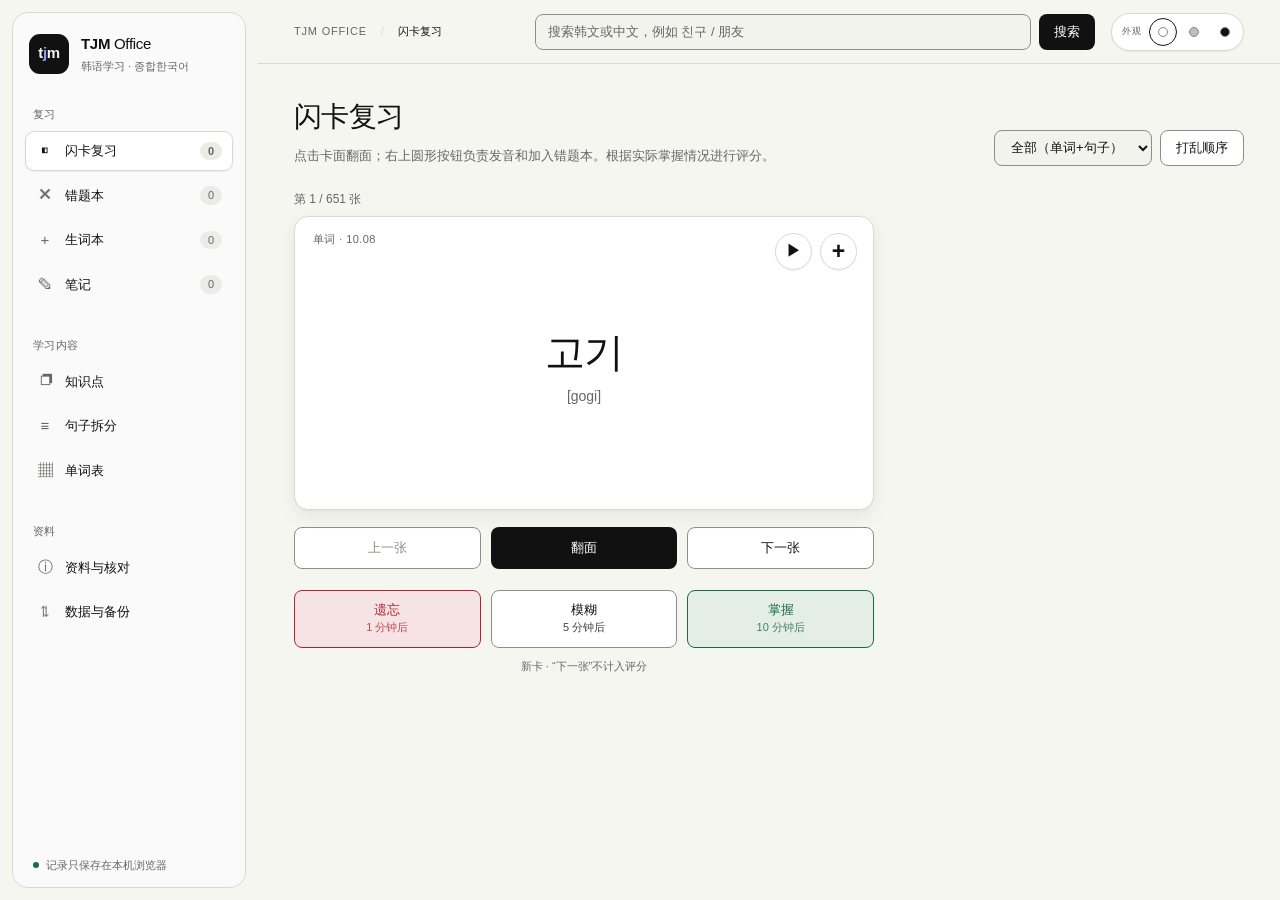
<file: index.html>
<!DOCTYPE html>
<html lang="zh-CN">
<head>
  <meta charset="UTF-8">
  <meta name="viewport" content="width=device-width, initial-scale=1, viewport-fit=cover">
  <meta name="theme-color" content="#F6F6F1" media="(prefers-color-scheme: light)">
  <meta name="theme-color" content="#181817" media="(prefers-color-scheme: dark)">
  <meta name="description" content="韩语单词闪卡、逐词拆分句子、错题本与生词本。">
  <title>TJM 韩语学习 · Korean Study</title>
  <link rel="stylesheet" href="style.css">
  <link rel="stylesheet" href="knowledge.css">
  <link rel="stylesheet" href="update-2026-11-18.css">
</head>
<body>
  <script>try {document.body.dataset.theme = ['white','gray','black'].find(t => t === localStorage.getItem('tjm-theme')) || 'white';} catch(e) {document.body.dataset.theme='white';}</script>
  <aside class="sidebar" aria-label="韩语学习导航">
    <a class="brand" href="#" data-view="flash" aria-label="TJM 韩语学习">
      <span class="brand-icon">t<span>j</span>m</span>
      <div><b>TJM <span>Office</span></b><small>韩语学习 · 종합한국어</small></div>
    </a>
    <div class="workspace-label">复习</div>
    <nav class="nav-group-list">
      <a class="nav active" data-view="flash"><span aria-hidden="true">◧</span>闪卡复习<small id="dueCount" title="今日待复习">0</small></a>
      <a class="nav" data-view="wrong"><span aria-hidden="true">✕</span>错题本<small id="wrongCount">0</small></a>
      <a class="nav" data-view="vocab"><span aria-hidden="true">+</span>生词本<small id="vocabCount">0</small></a>
      <a class="nav" data-view="notes"><span aria-hidden="true">✎</span>笔记<small id="notesCount">0</small></a>
    </nav>
    <div class="workspace-label">学习内容</div>
    <nav class="nav-group-list">
      <a class="nav" data-view="knowledge"><span aria-hidden="true">❐</span>知识点</a>
      <a class="nav" data-view="sentences"><span aria-hidden="true">≡</span>句子拆分</a>
      <a class="nav" data-view="words"><span aria-hidden="true">▦</span>单词表</a>
    </nav>
    <div class="workspace-label">资料</div>
    <nav class="nav-group-list">
      <a class="nav" data-view="reference"><span aria-hidden="true">ⓘ</span>资料与核对</a>
      <a class="nav" data-view="backup"><span aria-hidden="true">⇅</span>数据与备份</a>
    </nav>
    <div class="sidebar-bottom"><span class="dot" aria-hidden="true"></span><span>记录只保存在本机浏览器</span></div>
  </aside>
  <div class="workspace">
    <header class="topbar">
      <div class="crumb">TJM OFFICE <span>/</span> <b id="crumbView">闪卡复习</b></div>
      <form class="search" id="searchForm" role="search">
        <input id="searchInput" type="search" placeholder="搜索韩文或中文，例如 친구 / 朋友" autocomplete="off" aria-label="搜索韩文或中文">
        <button class="primary" type="submit">搜索</button>
      </form>
      <div class="theme-control" role="group" aria-label="外观">
        <span>外观</span>
        <div class="theme-options">
          <button type="button" data-theme-choice="white" aria-label="白"><i></i><span class="theme-name">白</span></button>
          <button type="button" data-theme-choice="gray" aria-label="灰"><i></i><span class="theme-name">灰</span></button>
          <button type="button" data-theme-choice="black" aria-label="黑"><i></i><span class="theme-name">黑</span></button>
        </div>
      </div>
    </header>
    <main id="main"></main>
  </div>
  <div id="toast" class="toast" role="status" aria-live="polite"></div>
  <div id="noteBar" class="note-bar" role="toolbar" aria-label="笔记" hidden></div>
  <dialog id="noteDialog" class="note-dialog" aria-label="批注">
    <form method="dialog">
      <h2>批注</h2><blockquote></blockquote>
      <textarea rows="4" placeholder="写下你的理解、疑问或记忆方法" aria-label="批注内容"></textarea>
      <div class="dialog-actions"><button class="btn" value="cancel">取消</button><button class="btn primary" value="save">保存</button></div>
    </form>
  </dialog>
  <script src="vendor/ts-fsrs-6.0.0.umd.js"></script>
  <script src="data.js"></script>
  <script src="data-handbook.js"></script>
  <script src="lesson-1118.js"></script>
  <script src="knowledge.js"></script>
  <script src="app.js"></script>
  <script src="notes.js"></script>
  <script src="update-2026-11-18.js"></script>
</body>
</html>
</file>
<file: style.css>
/* TJM Office 办公类应用外观：沿用简历与岗位助手的白 / 灰 / 黑语义 Token（存储键 tjm-theme）。
   表面不透明，不用磨砂玻璃；蓝色只给焦点和标志里的 j。 */
:root { --ui-accent: #3157FF; --ui-brand-j: #8EA4FF; --ui-raise: 0 1px 2px #0000000f; --ui-shadow: 0 8px 28px #0000001f;
  --ui-card-shadow: 0 1px 2px #0000000a, 0 6px 18px #00000012; --ui-card-shadow-hover: 0 2px 4px #0000000d, 0 10px 26px #0000001a;
  font-family: -apple-system, BlinkMacSystemFont, Arial, "PingFang SC", "Apple SD Gothic Neo", "Noto Sans KR", "Microsoft YaHei", sans-serif;
  font-synthesis: none; }
body, body[data-theme="white"] { color-scheme: light;
  --ui-bg: #F6F6F1; --ui-panel: #FAFAFA; --ui-elevated: #FFFFFF; --ui-input: #F3F3EE; --ui-hover: #EDEDE8;
  --ui-text: #111111; --ui-text-secondary: #666664; --ui-divider: #D9D9D4; --ui-control-border: #8E8E89;
  --ui-primary: #111111; --ui-primary-hover: #333333; --ui-on-primary: #FFFFFF; --ui-rail: #111111; --ui-on-rail: #F6F6F1;
  --ui-badge: #ECECE7; --ui-danger: #B42332; --ui-danger-bg: #F6E4E4; --ui-success: #1A6B45; --ui-success-bg: #E4EEE6;
  --ui-warning: #865200; --ui-warning-bg: #F3EBDA; --ui-disabled: #8C8C88; }
body[data-theme="gray"] {
  --ui-bg: #D4D4D0; --ui-panel: #D7D7D3; --ui-elevated: #E0E0DC; --ui-input: #E8E8E4; --ui-hover: #C8C8C4;
  --ui-text: #151515; --ui-text-secondary: #4E4E4C; --ui-divider: #B9B9B5; --ui-control-border: #767672;
  --ui-badge: #C8C8C4; --ui-danger-bg: #E2CFCF; --ui-success-bg: #CFDDD2; --ui-warning-bg: #E2D6BF; --ui-disabled: #767672;
  --ui-raise: 0 1px 2px #00000014; --ui-card-shadow: 0 1px 2px #00000012, 0 6px 18px #0000001c; --ui-card-shadow-hover: 0 2px 4px #00000014, 0 10px 26px #00000026; }
body[data-theme="black"] { color-scheme: dark;
  --ui-bg: #181817; --ui-panel: #0E0E0E; --ui-elevated: #20201F; --ui-input: #2A2A28; --ui-hover: #2E2E2C;
  --ui-text: #F0F0ED; --ui-text-secondary: #AAA9A4; --ui-divider: #3F3F3C; --ui-control-border: #73736F;
  --ui-primary: #F0F0ED; --ui-primary-hover: #D6D6D2; --ui-on-primary: #111111; --ui-rail: #F0F0ED; --ui-on-rail: #111111;
  --ui-accent: #8EA4FF; --ui-brand-j: #3157FF; --ui-badge: #2E2E2C;
  --ui-danger: #FF9AA6; --ui-danger-bg: #3A2226; --ui-success: #89D6AA; --ui-success-bg: #1E3329;
  --ui-warning: #F3C979; --ui-warning-bg: #3A3022; --ui-disabled: #777773;
  --ui-raise: 0 1px 2px #00000040; --ui-shadow: 0 8px 28px #00000066;
  --ui-card-shadow: 0 1px 2px #00000059, 0 8px 22px #00000066; --ui-card-shadow-hover: 0 2px 4px #00000066, 0 12px 30px #00000080; }

* { box-sizing: border-box; }
body { margin: 0; color: var(--ui-text); background: var(--ui-bg); font-size: 13px; line-height: 1.5; }
button, input, select { font: inherit; color: inherit; }
button, a { cursor: pointer; -webkit-tap-highlight-color: transparent; touch-action: manipulation; }
button:focus-visible, a:focus-visible, input:focus-visible, select:focus-visible, .chunk:focus-visible {
  outline: 2px solid var(--ui-accent); outline-offset: 2px; }
h1, h2, h3, h4, p { margin-top: 0; }
input, select { min-height: 36px; padding: 0 12px; border: 1px solid var(--ui-control-border); border-radius: 8px; background: var(--ui-input); }
input::placeholder { color: var(--ui-text-secondary); }

/* 左侧栏 */
.sidebar { position: fixed; z-index: 2; top: 12px; bottom: 12px; left: 12px; width: 234px; display: flex; flex-direction: column;
  padding: 16px 12px 14px; overflow-y: auto; background: var(--ui-panel); border: 1px solid var(--ui-divider); border-radius: 16px; }
.brand { display: flex; align-items: center; gap: 12px; padding: 4px; color: var(--ui-text); text-decoration: none; }
.brand-icon { display: grid; place-items: center; flex: none; width: 40px; height: 40px; border-radius: 11px;
  background: var(--ui-rail); color: var(--ui-on-rail); font-size: 15px; font-weight: 700; letter-spacing: -.3px; }
.brand-icon span { display: contents; color: var(--ui-brand-j); }
.brand b { font-size: 15px; font-weight: 600; letter-spacing: -.3px; }
.brand b span { font-weight: 400; }
.brand small { display: block; margin-top: 2px; font-size: 11px; color: var(--ui-text-secondary); }
.workspace-label { margin: 28px 8px 8px; font-size: 11px; letter-spacing: .4px; color: var(--ui-text-secondary); }
.nav { display: flex; align-items: center; gap: 11px; min-height: 38px; margin-bottom: 4px; padding: 8px 10px;
  border: 1px solid transparent; border-radius: 9px; color: var(--ui-text); font-size: 13px; text-decoration: none; transition: background-color 90ms; }
.nav > span { width: 18px; text-align: center; font-size: 15px; color: var(--ui-text-secondary); }
.nav > small { min-width: 22px; margin-left: auto; padding: 1px 6px; border-radius: 10px; background: var(--ui-badge);
  color: var(--ui-text-secondary); font-size: 11px; text-align: center; font-variant-numeric: tabular-nums; }
.nav:hover { background: var(--ui-hover); }
.nav.active { background: var(--ui-elevated); border-color: var(--ui-divider); box-shadow: var(--ui-raise); font-weight: 600; }
.nav.active > span { color: var(--ui-text); }
.sidebar-bottom { display: flex; align-items: center; gap: 7px; margin: auto 8px 0; padding-top: 16px; font-size: 11px; color: var(--ui-text-secondary); }
.dot { width: 6px; height: 6px; border-radius: 50%; background: var(--ui-success); flex: none; }

/* 顶栏 */
.workspace { min-width: 0; margin-left: 258px; overflow-x: clip; }
.topbar { position: sticky; z-index: 1; top: 0; display: flex; align-items: center; gap: 16px; height: 64px; padding: 0 36px;
  background: var(--ui-bg); border-bottom: 1px solid var(--ui-divider); }
.crumb { flex: none; font-size: 11px; letter-spacing: .8px; color: var(--ui-text-secondary); white-space: nowrap; }
.crumb span { margin: 0 10px; color: var(--ui-divider); }
.crumb b { font-weight: 500; color: var(--ui-text); letter-spacing: 0; }
.search { flex: 1; display: flex; gap: 8px; max-width: 560px; margin-left: auto; }
.search input { flex: 1; min-width: 0; }
.theme-control { display: flex; align-items: center; gap: 7px; flex: none; padding: 4px 4px 4px 10px;
  border: 1px solid var(--ui-divider); border-radius: 999px; background: var(--ui-elevated); box-shadow: var(--ui-raise); }
.theme-control > span { font-size: 9px; letter-spacing: .12em; color: var(--ui-text-secondary); }
.theme-options { display: flex; gap: 3px; }
.theme-options button { display: grid; place-items: center; width: 28px; height: 28px; padding: 0; border: 1px solid transparent;
  border-radius: 999px; background: transparent; transition: border-color 90ms; }
.theme-options button:hover, .theme-options button.active { border-color: var(--ui-text); }
.theme-options i { width: 10px; height: 10px; border: 1px solid #888; border-radius: 50%; }
[data-theme-choice="white"] i { background: #fff; } [data-theme-choice="gray"] i { background: #bdbdbd; } [data-theme-choice="black"] i { background: #111; }
.theme-name { position: absolute; width: 1px; height: 1px; overflow: hidden; clip: rect(0 0 0 0); white-space: nowrap; }

main { max-width: 1240px; margin: 0 auto; padding: 32px 36px 40px; }
/* 页面层级：页标题（h1 + 说明 + 本页操作）→ 分组（组标题 + 数量）→ 卡片 */
.page-head { display: flex; justify-content: space-between; align-items: flex-end; gap: 18px; margin-bottom: 24px; }
.page-head h1 { display: flex; align-items: center; gap: 10px; margin-bottom: 8px; font-size: 28px; font-weight: 500; letter-spacing: -.7px; }
.page-head p { max-width: 640px; margin: 0; font-size: 13px; color: var(--ui-text-secondary); }
.page-actions { display: flex; flex-wrap: wrap; gap: 8px; flex: none; }
.count { padding: 2px 8px; border-radius: 10px; background: var(--ui-badge); color: var(--ui-text-secondary);
  font-size: 11px; font-weight: 500; letter-spacing: 0; font-variant-numeric: tabular-nums; }
.group { margin-bottom: 32px; }
.group-head { display: flex; align-items: center; gap: 10px; margin-bottom: 12px; }
.group-head h2 { margin: 0; font-size: 15px; font-weight: 600; }

.stat-grid { display: grid; grid-template-columns: repeat(auto-fill, minmax(150px, 1fr)); gap: 10px; margin-bottom: 14px; }
.stat-card { display: flex; flex-direction: column-reverse; gap: 4px; padding: 16px 18px; background: var(--ui-elevated);
  border: 1px solid var(--ui-divider); border-radius: 14px; box-shadow: var(--ui-card-shadow); }
.stat-card strong { font-size: 34px; font-weight: 400; line-height: 1; letter-spacing: -1px; font-variant-numeric: tabular-nums; }
.stat-card span { font-size: 12px; color: var(--ui-text-secondary); }

/* 按钮与工具条 */
.primary, .btn { min-height: 36px; padding: 0 15px; border-radius: 8px; font-size: 13px; font-weight: 500; white-space: nowrap;
  transition: background-color 90ms; }
.primary, .btn.primary { border: 0; background: var(--ui-primary); color: var(--ui-on-primary); }
.primary:hover, .btn.primary:hover { background: var(--ui-primary-hover); }
.btn { border: 1px solid var(--ui-control-border); background: var(--ui-elevated); }
.btn:hover { background: var(--ui-hover); }
.btn:disabled { color: var(--ui-disabled); cursor: not-allowed; }
.btn.good { border-color: var(--ui-success); background: var(--ui-success-bg); color: var(--ui-success); }
.btn.bad { border-color: var(--ui-danger); background: var(--ui-danger-bg); color: var(--ui-danger); }
.toolbar { display: flex; flex-wrap: wrap; align-items: center; gap: 8px; margin-bottom: 18px; }
.hint { font-size: 12px; color: var(--ui-text-secondary); }
.empty { padding: 48px 0; text-align: center; color: var(--ui-text-secondary); }
.icon-btn { display: inline-grid; place-items: center; width: 30px; height: 30px; padding: 0; border: 1px solid var(--ui-divider);
  border-radius: 8px; background: var(--ui-elevated); font-size: 12px; line-height: 1; vertical-align: middle; transition: background-color 90ms; }
.icon-btn:hover { background: var(--ui-hover); }
.icon-btn.on { border-color: var(--ui-primary); background: var(--ui-primary); color: var(--ui-on-primary); }

/* 闪卡 */
.progress { margin-bottom: 8px; font-size: 12px; color: var(--ui-text-secondary); font-variant-numeric: tabular-nums; }
.card-wrap { width: 620px; max-width: 100%; height: 340px; margin: 0 0 16px; perspective: 1400px; }
.card { position: relative; width: 100%; height: 100%; transform-style: preserve-3d; transition: transform 300ms ease; user-select: none; -webkit-user-select: none; }
.card.flipped { transform: rotateY(180deg); }
.face { position: absolute; inset: 0; display: flex; flex-direction: column; align-items: center; justify-content: center; padding: 40px 28px;
  overflow: auto; background: var(--ui-elevated); border: 1px solid var(--ui-divider); border-radius: 14px; box-shadow: var(--ui-card-shadow);
  text-align: center; cursor: pointer; backface-visibility: hidden; -webkit-backface-visibility: hidden; }
.face.back { transform: rotateY(180deg); }
.face .big { font-size: 46px; font-weight: 500; line-height: 1.25; letter-spacing: -.5px; }
.face .big.sent { font-size: 26px; line-height: 1.55; letter-spacing: 0; }
.face .rom { margin-top: 8px; font-size: 14px; color: var(--ui-text-secondary); }
.face .tag { position: absolute; top: 14px; left: 18px; font-size: 11px; letter-spacing: .4px; color: var(--ui-text-secondary); }
.face .wrong-flag { position: absolute; top: 12px; right: 16px; padding: 2px 8px; border-radius: 6px; background: var(--ui-danger-bg);
  color: var(--ui-danger); font-size: 11px; font-weight: 600; }
.face .tip { position: absolute; bottom: 14px; left: 0; right: 0; font-size: 11px; color: var(--ui-text-secondary); }
.card-actions { max-width: 620px; }
.rate-row { display: grid; grid-template-columns: repeat(4, minmax(0, 1fr)); gap: 8px; max-width: 620px; margin-bottom: 10px; }
.btn.rate { display: flex; flex-direction: column; align-items: center; justify-content: center; gap: 1px; min-height: 48px; padding: 4px 6px; line-height: 1.3; }
.btn.rate small { font-size: 11px; font-weight: 400; opacity: .8; }
.card-actions .spacer { flex: 1; }

/* 逐词拆分：韩语 / 横线 / 中文 */
.gloss { display: flex; flex-wrap: wrap; align-items: flex-start; gap: 6px 12px; }
.chunk { display: inline-flex; flex-direction: column; align-items: center; padding: 3px 4px; border-radius: 6px; cursor: pointer; }
.chunk .k { padding: 0 2px 3px; border-bottom: 1.5px solid var(--ui-text); font-size: 22px; white-space: nowrap; }
.chunk .z { padding-top: 4px; font-size: 13px; color: var(--ui-success); white-space: nowrap; }
.chunk:hover { background: var(--ui-hover); }
.chunk.marked { background: var(--ui-warning-bg); box-shadow: inset 0 0 0 1px var(--ui-warning); }
.chunk.marked .z { color: var(--ui-warning); font-weight: 600; }
.face .gloss { justify-content: center; margin-top: 18px; }
.face .chunk { cursor: inherit; }

/* 句子与单词卡 */
.sent-item, .word-card { margin-bottom: 12px; background: var(--ui-elevated); border: 1px solid var(--ui-divider); border-radius: 14px; box-shadow: var(--ui-card-shadow); }
.sent-item { padding: 16px 20px; }
.sent-head { display: flex; justify-content: space-between; align-items: center; gap: 12px; margin-bottom: 10px; font-size: 11px; color: var(--ui-text-secondary); }
.sent-head > span:last-child { display: flex; gap: 6px; flex: none; }
.sent-zh { margin-top: 10px; font-size: 13px; line-height: 1.7; }
.word-card { padding: 24px 26px; }
.wc-top { display: inline-flex; align-items: flex-end; gap: 8px; }
.wc-ko { font-size: 36px; font-weight: 500; line-height: 1.2; letter-spacing: -.5px; }
.wc-actions { display: inline-flex; gap: 6px; transform: translateY(2px); }
.wc-rom { margin-top: 4px; font-size: 13px; color: var(--ui-text-secondary); }
.wc-zh { margin-top: 4px; font-size: 36px; line-height: 1.3; }
.wc-meta { margin-top: 8px; font-size: 11px; color: var(--ui-text-secondary); }
.wc-gap { height: 22px; }
.wc-dash { margin-bottom: 14px; border-top: 2px dashed var(--ui-divider); }
.wc-ex-title { margin-bottom: 10px; font-size: 11px; letter-spacing: .4px; color: var(--ui-text-secondary); }
.wc-ex { margin-bottom: 16px; }
.dict-ex { margin-bottom: 12px; }
.dict-ex-ko { display: flex; align-items: center; gap: 8px; font-size: 17px; }
.dict-ex .sent-zh { margin-top: 2px; color: var(--ui-text-secondary); }
.word-table { display: grid; grid-template-columns: repeat(auto-fill, minmax(220px, 1fr)); gap: 8px; }
.wt-item { display: flex; justify-content: space-between; align-items: center; gap: 10px; padding: 12px 14px; cursor: pointer;
  background: var(--ui-elevated); border: 1px solid var(--ui-divider); border-radius: 10px; box-shadow: var(--ui-card-shadow);
  transition: background-color 90ms, box-shadow 90ms; }
.wt-item:hover { box-shadow: var(--ui-card-shadow-hover); }
.wt-item > div:first-child { min-width: 0; }
.wt-ko { font-size: 19px; font-weight: 500; }
.wt-zh { overflow: hidden; font-size: 12px; color: var(--ui-text-secondary); text-overflow: ellipsis; white-space: nowrap; }
.wt-btns { display: flex; gap: 4px; flex: none; }

.toast { position: fixed; z-index: 10; left: 50%; bottom: calc(32px + env(safe-area-inset-bottom)); transform: translateX(-50%);
  padding: 9px 16px; border-radius: 8px; background: var(--ui-primary); color: var(--ui-on-primary); font-size: 13px;
  box-shadow: var(--ui-shadow); opacity: 0; pointer-events: none; transition: opacity 110ms; }
.toast.show { opacity: 1; }
.toast.has-action { display: flex; align-items: center; gap: 14px; }
.toast.show.has-action { pointer-events: auto; }
.toast-action { min-height: 28px; padding: 0 4px; border: 0; background: none; color: inherit; font-weight: 600;
  text-decoration: underline; text-underline-offset: 3px; }
@media (pointer: coarse) { .toast-action { min-height: 40px; padding: 0 10px; } }

/* 自适应断点与简历与岗位助手一致：1150 / 850 / 640 */
@media (min-width: 1600px) { main { padding-top: 48px; } }
@media (max-width: 1150px) {
  .sidebar { width: 200px; }
  .workspace { margin-left: 224px; }
  .topbar { padding: 0 24px; }
  main { padding: 28px 24px 36px; }
  .theme-control > span { display: none; }
}
@media (max-width: 850px) {
  .sidebar { position: static; width: auto; margin: 10px 10px 0; padding: 12px; overflow: visible; }
  .brand-icon { width: 34px; height: 34px; border-radius: 9px; font-size: 13px; }
  .workspace-label, .sidebar-bottom { display: none; }
  .sidebar { display: flex; flex-direction: row; flex-wrap: wrap; align-items: center; gap: 10px 4px; }
  .brand { width: 100%; }
  .nav-group-list { display: contents; }
  .nav { width: auto; min-width: max-content; min-height: 36px; margin: 0; padding: 7px 11px; gap: 8px; font-size: 12px; }
  .nav > span { width: auto; }
  .workspace { margin-left: 0; }
  .topbar { position: static; height: 56px; }
  .crumb { display: none; }
  .search { margin-left: 0; max-width: none; }
}
@media (max-width: 640px) {
  .sidebar { flex-wrap: nowrap; overflow-x: auto; scrollbar-width: none; }
  .brand { width: auto; padding-right: 8px; }
  .brand div { display: none; }
  .nav > small { display: none; }
  .topbar { flex-wrap: wrap; height: auto; padding: 10px 12px; gap: 8px; }
  .search { flex: 1 1 100%; order: 2; }
  .theme-control { margin-left: auto; }
  .theme-control { padding: 3px; }
  .theme-options button { width: 26px; height: 26px; }
  main { padding: 20px 12px calc(28px + env(safe-area-inset-bottom)); }
  .card-wrap { height: 300px; }
  .face { padding: 36px 16px; }
  .face .big { font-size: 36px; }
  .face .big.sent { font-size: 21px; }
  .card-actions .btn { flex: 1 1 calc(33% - 8px); padding: 0 8px; }
  .card-actions .spacer { display: none; }
  .toolbar select { flex: 1 1 100%; }
  .toolbar .hint { flex-basis: 100%; }
  .page-head { display: block; margin-bottom: 18px; }
  .page-head h1 { font-size: 23px; }
  .page-actions { margin-top: 14px; }
  .page-actions select { flex: 1 1 100%; }
  .sent-item { padding: 14px; }
  .word-card { padding: 18px 16px; }
  .wc-ko, .wc-zh { font-size: 30px; }
  .chunk .k { font-size: 19px; }
  .chunk .z { font-size: 12px; }
  .word-table { grid-template-columns: 1fr; }
}
/* 触屏：点按目标不小于 44px，悬停效果不常驻 */
@media (pointer: coarse) {
  .icon-btn { width: 44px; height: 44px; font-size: 14px; }
  .btn, .primary, .nav, .toolbar select, .search input { min-height: 44px; }
  .theme-options button { width: 36px; height: 36px; }
}
@media (hover: none) { .chunk:not(.marked):hover, .wt-item:hover, .nav:not(.active):hover { background: none; } }
@media (prefers-reduced-motion: reduce) { * { transition: none !important; animation: none !important; scroll-behavior: auto !important; } }
</file>
<file: knowledge.css>
/* 知识点与资料页：handbook.html 原有的组件（表格、提示框、发音图示、逐词释义）换成 TJM Office 的语义 Token。
   类名沿用手册原文，只在 .kb 范围内生效。 */

/* 章节切换与目录 */
.segmented { display: flex; gap: 4px; margin-bottom: 20px; padding: 4px; overflow-x: auto; scrollbar-width: none;
  background: var(--ui-input); border: 1px solid var(--ui-divider); border-radius: 12px; }
.seg { display: flex; align-items: center; gap: 8px; flex: 1 0 auto; justify-content: center; min-height: 36px; padding: 0 14px;
  border: 1px solid transparent; border-radius: 9px; background: none; font-size: 13px; white-space: nowrap; transition: background-color 90ms; }
.seg small { font-size: 11px; color: var(--ui-text-secondary); font-variant-numeric: tabular-nums; }
.seg:hover { background: var(--ui-hover); }
.seg.active { background: var(--ui-elevated); border-color: var(--ui-divider); box-shadow: var(--ui-raise); font-weight: 600; }
.seg.active small { color: var(--ui-text); }
.kb-layout { display: grid; grid-template-columns: minmax(0, 1fr) 220px; gap: 28px; align-items: start; }
.kb-outline { position: sticky; top: 84px; max-height: calc(100dvh - 104px); overflow-y: auto; padding: 4px 0 4px 14px; border-left: 1px solid var(--ui-divider); }
.outline-title { margin-bottom: 8px; font-size: 11px; letter-spacing: .4px; color: var(--ui-text-secondary); }
.kb-outline a { display: block; padding: 5px 0; font-size: 12px; line-height: 1.45; color: var(--ui-text-secondary); text-decoration: none; }
.kb-outline a:hover { color: var(--ui-text); }
.kb-jump { display: none; width: 100%; margin-bottom: 16px; }

/* 正文 */
.kb { min-width: 0; font-size: 13px; line-height: 1.7; }
.kb h3 { scroll-margin-top: 84px; }
.kb-intro { margin-bottom: 16px; }
.kb-intro h2 { margin-bottom: 4px; font-size: 20px; font-weight: 600; letter-spacing: -.3px; }
.kb-intro p { margin: 0; color: var(--ui-text-secondary); }
.kb .card { margin: 0 0 16px; padding: 22px 24px; background: var(--ui-elevated); border: 1px solid var(--ui-divider);
  border-radius: 14px; box-shadow: var(--ui-card-shadow); }
.kb .card h3 { margin-bottom: 14px; font-size: 16px; font-weight: 600; }
.kb .card h4 { margin: 20px 0 8px; font-size: 14px; font-weight: 600; }
.kb .card p { margin: 8px 0; }
.kb .muted { color: var(--ui-text-secondary); }
.kb .small { font-size: 12px; }
.kb .lesson-head { display: flex; justify-content: space-between; align-items: baseline; gap: 12px; margin-bottom: 12px; }
.kb .lesson-head h3 { margin: 0; }
.kb .lesson-date { flex: none; font-size: 11px; color: var(--ui-text-secondary); }
.kb .callout { margin: 14px 0; padding: 12px 15px; border-left: 3px solid var(--ui-control-border); border-radius: 0 10px 10px 0; background: var(--ui-input); }
.kb .callout.warning, .kb .editor-note { border-left-color: var(--ui-warning); background: var(--ui-warning-bg); }
.kb .editor-note { padding: 10px 14px; border-left: 3px solid var(--ui-warning); border-radius: 0 8px 8px 0; font-size: 12px; color: var(--ui-warning); }
.kb .meaning-note { margin: 6px 0 16px; padding: 9px 12px; border-radius: 8px; background: var(--ui-success-bg); color: var(--ui-success); }
.kb .grid2, .kb .grid3, .kb .source-list { display: grid; grid-template-columns: repeat(2, minmax(0, 1fr)); gap: 12px; }
.kb .grid3 { grid-template-columns: repeat(3, minmax(0, 1fr)); }
.kb .mini, .kb .source { padding: 13px 14px; background: var(--ui-input); border: 1px solid var(--ui-divider); border-radius: 10px; }
.kb .mini b, .kb .source b { display: block; margin-bottom: 4px; font-size: 13px; }
.kb .source span { font-size: 11px; color: var(--ui-text-secondary); }
.kb ul.clean, .kb ol.clean { margin: 8px 0; padding-left: 20px; }
.kb .clean li { margin: 5px 0; }
.kb .formula { margin: 12px 0; padding: 12px 15px; border: 1px solid var(--ui-divider); border-radius: 10px; background: var(--ui-input); font-size: 17px; text-align: center; }

/* 表格 */
.kb .table-wrap { margin: 10px 0 16px; overflow: auto; border: 1px solid var(--ui-divider); border-radius: 10px; }
.kb table { width: 100%; border-collapse: collapse; background: var(--ui-elevated); font-size: 13px; }
.kb th { background: var(--ui-input); color: var(--ui-text-secondary); font-size: 11px; font-weight: 600; letter-spacing: .04em; text-align: left; }
.kb th, .kb td { padding: 8px 10px; border-bottom: 1px solid var(--ui-divider); vertical-align: top; }
.kb tr:last-child td { border-bottom: 0; }

/* 韩文：可以点一下发音 */
.kb .ko, .kb .gloss-ko, .kb .pron-word, .kb .pron-out, .kb .step-token, .kb .map-pair b, .kb .map-pair strong, .kb .formula {
  font-family: "Apple SD Gothic Neo", "Noto Sans KR", "Malgun Gothic", sans-serif; }
.kb .ko { font-size: 16px; font-weight: 600; cursor: pointer; }
.kb .ko:hover, .kb .gloss-ko:hover, .kb .pron-word:hover { color: var(--ui-accent); }
.kb .gloss-ko, .kb .pron-word, .kb .pron-out, .kb .step-token, .kb .map-pair b, .kb .map-pair strong { cursor: pointer; }

/* 收音与音变图示 */
.kb .batchim-emphasis { display: inline-block; margin: 0 .05em; padding: 0 .08em; font-size: 1.8em; font-weight: 800; line-height: 1.22; white-space: nowrap;
  font-family: "Apple SD Gothic Neo", "Noto Sans KR", sans-serif; background: linear-gradient(to top, var(--ui-warning-bg) 0 32%, transparent 32%); }
.kb .mini .batchim-emphasis { font-size: 28px; margin: 4px 1px; }
.kb .mapping-block { margin: 14px 0 20px; padding: 18px; background: var(--ui-input); border: 1px solid var(--ui-divider); border-radius: 12px; }
.kb .mapping-caption { margin-bottom: 14px; font-size: 13px; font-weight: 600; }
.kb .map-five, .kb .map-three { display: grid; grid-template-columns: repeat(5, minmax(0, 1fr)); gap: 10px; }
.kb .map-three { grid-template-columns: repeat(3, minmax(0, 1fr)); }
.kb .map-pair { display: flex; flex-direction: column; align-items: center; gap: 6px; padding: 12px 5px; text-align: center;
  background: var(--ui-elevated); border: 1px solid var(--ui-divider); border-radius: 10px; box-shadow: var(--ui-raise); }
.kb .map-pair b, .kb .map-pair strong { font-size: 28px; font-weight: 800; line-height: 1.2; white-space: nowrap; }
.kb .map-pair strong { color: var(--ui-warning); }
.kb .map-pair small { font-size: 11px; color: var(--ui-text-secondary); }
.kb .map-arrow, .kb .flow-arrow { color: var(--ui-text-secondary); font-size: 18px; line-height: 1; }
.kb .rule-two-col { display: grid; grid-template-columns: repeat(3, 1fr); gap: 10px; margin: 10px 0; }
.kb .rule-src-col { padding: 11px 14px; background: var(--ui-elevated); border: 1px solid var(--ui-divider); border-radius: 10px; }
.kb .rule-src-col span { display: block; font-size: 13px; font-weight: 600; }
.kb .rule-src-col small { display: block; margin-top: 4px; font-size: 19px; font-weight: 700; font-family: "Apple SD Gothic Neo", "Noto Sans KR", sans-serif; }
.kb .pron-example-grid { display: grid; grid-template-columns: repeat(auto-fit, minmax(160px, 1fr)); gap: 10px; margin: 12px 0 22px; }
.kb .pron-card { display: flex; justify-content: space-between; align-items: center; gap: 14px; min-width: 0; padding: 13px 15px;
  background: var(--ui-input); border: 1px solid var(--ui-divider); border-radius: 10px; }
.kb .pron-word { font-size: 19px; font-weight: 700; white-space: nowrap; }
.kb .pron-out { font-size: 17px; font-weight: 600; color: var(--ui-success); white-space: nowrap; }
.kb .pron-chain { display: flex; flex-wrap: wrap; align-items: center; row-gap: 18px; margin: 14px 0 24px; padding: 16px;
  background: var(--ui-input); border: 1px solid var(--ui-divider); border-radius: 12px; }
.kb .chain-item { display: inline-flex; align-items: center; min-height: 32px; white-space: nowrap; }
.kb .chain-item:not(:last-of-type)::after { content: '—'; margin: 0 20px; color: var(--ui-text-secondary); font-size: 18px; }
.kb .chain-tail { margin-left: 8px; font-size: 12px; color: var(--ui-text-secondary); }
.kb .pron-pair { display: inline-flex; align-items: baseline; gap: 7px; }
.kb .pron-process { margin: 12px 0 18px; padding: 13px 16px; background: var(--ui-input); border: 1px solid var(--ui-divider); border-radius: 10px; }
.kb .pron-title { display: flex; align-items: baseline; gap: 8px; margin-bottom: 12px; font-weight: 600; }
.kb .steps-row { display: flex; flex-wrap: wrap; align-items: center; gap: 12px; }
.kb .step-token { font-size: 18px; font-weight: 700; }

/* 逐词释义：和句子拆分页一样，韩文 / 横线 / 中文 */
.kb .gloss-line { display: flex; flex-direction: column; gap: 10px; margin: 14px 0 18px; }
.kb .gloss-clause { padding: 10px 14px; background: var(--ui-input); border-left: 3px solid var(--ui-divider); border-radius: 0 10px 10px 0; }
.kb .gloss-words { display: flex; flex-wrap: wrap; align-items: flex-start; gap: 10px 12px; }
.kb .gloss-word { display: inline-flex; flex-direction: column; align-items: center; max-width: 100%; }
.kb .gloss-ko { padding: 0 2px 3px; border-bottom: 1.5px solid var(--ui-text); font-size: 19px; font-weight: 500; line-height: 1.35; overflow-wrap: anywhere; }
.kb .gloss-zh { padding-top: 4px; font-size: 12px; line-height: 1.4; color: var(--ui-success); text-align: center; overflow-wrap: anywhere; }
.kb .gloss-zh.pending { color: var(--ui-warning); font-style: italic; }
.kb .gloss-speaker { align-self: center; padding: 4px 8px; border-radius: 6px; background: var(--ui-badge); font-size: 12px; font-weight: 600; white-space: nowrap; }
.kb .gloss-joiner { align-self: flex-start; color: var(--ui-text-secondary); font-size: 19px; }
.kb .gloss-source-translation { display: flex; flex-wrap: wrap; gap: 6px; margin-top: 10px; }
.kb .original-note { font-size: 12px; color: var(--ui-text-secondary); }
.kb .gloss-line + p { margin-top: -6px; color: var(--ui-text-secondary); }
.kb td .gloss-ko { font-size: 16px; }
.kb td .gloss-zh { font-size: 11px; }

/* 自适应 */
@media (max-width: 1150px) {
  .kb-layout { grid-template-columns: minmax(0, 1fr); }
  .kb-outline { display: none; }
  .kb-jump { display: block; }
}
@media (max-width: 850px) { .kb h3 { scroll-margin-top: 16px; } }
@media (max-width: 640px) {
  .seg { flex: 0 0 auto; padding: 0 10px; font-size: 12px; }
  .kb .card { padding: 16px; }
  .kb .grid2, .kb .grid3, .kb .source-list, .kb .rule-two-col { grid-template-columns: 1fr; }
  .kb .map-five { gap: 5px; }
  .kb .map-pair { padding: 10px 2px; }
  .kb .map-pair b, .kb .map-pair strong { font-size: 20px; }
  .kb .map-three { grid-template-columns: 1fr; }
  .kb .map-three .map-pair { flex-direction: row; justify-content: space-around; }
  .kb .pron-example-grid { grid-template-columns: 1fr 1fr; gap: 7px; }
  .kb .pron-card { flex-direction: column; align-items: flex-start; gap: 3px; padding: 10px; }
  .kb .chain-item:not(:last-of-type)::after { margin: 0 12px; }
  .kb .gloss-ko { font-size: 17px; }
  .kb .gloss-clause { padding: 9px 10px; }
}
@media (pointer: coarse) { .seg { min-height: 44px; } }

/* ===== 笔记：高亮、标记、框选、浮动工具条 ===== */
body { --hl-yellow: #FFE16A99; --hl-green: #9BE3B080; --hl-pink: #FFB3C680; --hl-blue: #A9C4FF80;
  --hl-yellow-line: #C99A00; --hl-green-line: #1F8A4C; --hl-pink-line: #C2436A; --hl-blue-line: #3157FF; }
body[data-theme="black"] { --hl-yellow: #8A6F0E99; --hl-green: #1F6B3F99; --hl-pink: #7D2A4499; --hl-blue: #2B437F99;
  --hl-yellow-line: #F3C979; --hl-green-line: #89D6AA; --hl-pink-line: #FF9AB8; --hl-blue-line: #8EA4FF; }
.note-tools { display: flex; flex-wrap: wrap; align-items: center; gap: 8px; margin: -6px 0 18px; }
.note-tools .hint { margin-right: auto; }
.note-tools .btn.active { border-color: var(--ui-primary); background: var(--ui-primary); color: var(--ui-on-primary); }
.note-tools .btn.active .count { background: transparent; }
.kb .card { position: relative; }
.note-mark { padding: 1px 0; border-radius: 3px; color: inherit; cursor: pointer; -webkit-box-decoration-break: clone; box-decoration-break: clone; }
.hl-yellow { background: var(--hl-yellow); } .hl-green { background: var(--hl-green); }
.hl-pink { background: var(--hl-pink); } .hl-blue { background: var(--hl-blue); }
.note-underline { background: none; text-decoration: underline 2px var(--ui-danger); text-underline-offset: 4px; }
.note-mark.has-note::after { content: ''; display: inline-block; width: 6px; height: 6px; margin-left: 2px; vertical-align: super;
  border-radius: 50%; background: var(--ui-danger); }
.note-mark.flash, .note-box.flash { outline: 2px solid var(--ui-accent); outline-offset: 2px; }
.note-box { position: absolute; z-index: 1; border: 2px solid var(--hl-yellow-line); border-radius: 6px; background: color-mix(in srgb, var(--hl-yellow) 45%, transparent); cursor: pointer; }
.note-box > span { position: absolute; left: -2px; bottom: calc(100% + 4px); max-width: 260px; padding: 2px 8px; overflow: hidden;
  border-radius: 6px; background: var(--ui-primary); color: var(--ui-on-primary); font-size: 11px; line-height: 1.6; text-overflow: ellipsis; white-space: nowrap; }
.box-green { border-color: var(--hl-green-line); background: color-mix(in srgb, var(--hl-green) 45%, transparent); }
.box-pink { border-color: var(--hl-pink-line); background: color-mix(in srgb, var(--hl-pink) 45%, transparent); }
.box-blue { border-color: var(--hl-blue-line); background: color-mix(in srgb, var(--hl-blue) 45%, transparent); }
.note-box.drawing { border-style: dashed; pointer-events: none; }
.kb.boxing .card { cursor: crosshair; user-select: none; -webkit-user-select: none; -webkit-touch-callout: none; outline: 1px dashed var(--ui-control-border); outline-offset: 3px; }
.kb.boxing .note-box { pointer-events: none; }

.note-bar { position: fixed; z-index: 20; display: flex; align-items: center; gap: 6px; padding: 6px; background: var(--ui-elevated);
  border: 1px solid var(--ui-divider); border-radius: 12px; box-shadow: var(--ui-shadow); transition: opacity 110ms; }
.note-bar[hidden] { display: none; }
.note-bar-group { display: flex; gap: 4px; padding-right: 6px; border-right: 1px solid var(--ui-divider); }
.swatch { display: inline-block; flex: none; width: 22px; height: 22px; padding: 0; border: 2px solid transparent; border-radius: 50%; }
button.swatch { cursor: pointer; }
.swatch.active { border-color: var(--ui-text); }
.sw-yellow { background: var(--hl-yellow); box-shadow: inset 0 0 0 1px var(--hl-yellow-line); }
.sw-green { background: var(--hl-green); box-shadow: inset 0 0 0 1px var(--hl-green-line); }
.sw-pink { background: var(--hl-pink); box-shadow: inset 0 0 0 1px var(--hl-pink-line); }
.sw-blue { background: var(--hl-blue); box-shadow: inset 0 0 0 1px var(--hl-blue-line); }
.sw-underline { background: none; border-radius: 0; height: 4px; border: 0; border-bottom: 2px solid var(--ui-danger); }
.note-bar-btn { min-height: 30px; padding: 0 10px; border: 0; border-radius: 8px; background: none; font-size: 12px; white-space: nowrap; }
.note-bar-btn:hover, .note-bar-btn.active { background: var(--ui-hover); }
.note-bar-btn.danger { color: var(--ui-danger); }

.outline-notes { margin-top: 18px; }
.outline-notes a { display: flex; align-items: center; gap: 6px; overflow: hidden; text-overflow: ellipsis; white-space: nowrap; }
.outline-notes .swatch { width: 10px; height: 10px; border-width: 0; }
.outline-notes a.lost { opacity: .55; }

.note-item { margin-bottom: 10px; padding: 14px 18px; background: var(--ui-elevated); border: 1px solid var(--ui-divider); border-radius: 12px; box-shadow: var(--ui-card-shadow); }
.note-quote { display: flex; align-items: center; gap: 8px; font-size: 14px; }
.note-quote .swatch { width: 12px; height: 12px; border-width: 0; }
.q-underline { text-decoration: underline 2px var(--ui-danger); text-underline-offset: 4px; }
.note-text { margin: 8px 0 0 20px; white-space: pre-wrap; }
.note-meta { display: flex; justify-content: space-between; align-items: center; gap: 10px; margin-top: 10px; font-size: 11px; color: var(--ui-text-secondary); }
.note-meta > span:last-child { display: flex; gap: 6px; }
.note-meta .btn { min-height: 28px; padding: 0 10px; font-size: 12px; }

.note-dialog { width: min(460px, calc(100vw - 32px)); padding: 20px; color: var(--ui-text); background: var(--ui-elevated);
  border: 1px solid var(--ui-divider); border-radius: 12px; box-shadow: var(--ui-shadow); }
.note-dialog::backdrop { background: #11111159; }
.note-dialog h2 { margin-bottom: 10px; font-size: 16px; font-weight: 600; }
.note-dialog blockquote { max-height: 96px; margin: 0 0 12px; padding: 8px 12px; overflow: auto; border-left: 3px solid var(--ui-control-border);
  background: var(--ui-input); color: var(--ui-text-secondary); font-size: 13px; }
.note-dialog textarea { width: 100%; padding: 10px 12px; border: 1px solid var(--ui-control-border); border-radius: 8px; background: var(--ui-input);
  color: var(--ui-text); font: inherit; resize: vertical; }
.dialog-actions { display: flex; justify-content: flex-end; gap: 8px; margin-top: 14px; }
@media (pointer: coarse) {
  .swatch { width: 32px; height: 32px; }
  .note-bar-btn { min-height: 40px; padding: 0 12px; }
  .note-meta .btn { min-height: 40px; }
}
@media (max-width: 640px) { .note-tools .hint { flex-basis: 100%; } .note-meta { flex-direction: column; align-items: flex-start; } }
</file>
<file: update-2026-11-18.css>
/* TJM Office 视觉增量：不改变现有白／灰／黑主题、Token、边栏与搜索。 */
/* 闪卡适度缩小，给两排操作留出呼吸空间 */
#main .tjm-flash-card { width: 580px; max-width: 100%; height: 294px; margin-bottom: 17px; }
#main .tjm-flash-card .face { padding: 42px 28px 32px; }
#main .tjm-flash-card .face .big { font-size: clamp(29px, 3.1vw, 43px); }
#main .tjm-flash-card .face .big.sent { font-size: clamp(19px, 2.1vw, 25px); }
#main .tjm-flash-card .face .tag { max-width: calc(100% - 132px); overflow: hidden; text-overflow: ellipsis; white-space: nowrap; }
#main .tjm-flash-card .face .wrong-flag { top: 61px; right: 19px; font-size: 10px; }
#main .tjm-flash-card .face .tip { display: none !important; }
/* 卡片内部右上方两个独立圆形按钮 */
#main .tjm-flash-card .tjm-card-tools { position: absolute; top: 16px; right: 16px; z-index: 3; display: flex; align-items: center; gap: 8px; }
#main .tjm-flash-card .tjm-circle-btn { display: inline-grid; place-items: center; width: 37px; height: 37px; flex: none; border: 1px solid var(--ui-divider); border-radius: 50%; padding: 0; background: var(--ui-elevated); color: var(--ui-text); font: inherit; font-size: 16px; line-height: 1; cursor: pointer; box-shadow: var(--ui-raise); transition: background 140ms ease, transform 140ms ease; }
#main .tjm-flash-card .tjm-circle-btn:hover { background: var(--ui-hover); transform: translateY(-1px); }
#main .tjm-flash-card .tjm-circle-btn:focus-visible { outline: 2px solid var(--ui-accent); outline-offset: 2px; }
#main .tjm-flash-card .tjm-circle-btn[data-act="mark-wrong"] { font-weight: 700; font-size: 23px; }
#main .tjm-flash-card .tjm-circle-btn.tjm-marked { border-color: var(--ui-danger); color: var(--ui-danger); background: var(--ui-danger-bg); }
#main .tjm-flash-card .face { cursor: pointer; }
/* 第一行：上一张／翻面／下一张；第二行：遗忘／模糊／掌握 */
#main .tjm-flash-controls { width: 580px; max-width: 100%; margin-bottom: 21px; display: grid; grid-template-columns: repeat(3,minmax(0,1fr)); gap: 10px; }
#main .tjm-flash-controls .btn { min-height: 42px; width: 100%; justify-content: center; }
#main .tjm-flash-ratings { width: 580px; max-width: 100%; display: grid; grid-template-columns: repeat(3,minmax(0,1fr)); gap: 10px; margin: 0 0 10px; }
#main .tjm-flash-ratings .btn { min-height: 58px; }
#main .tjm-flash-hint { width: 580px; max-width: 100%; margin-top: 10px; text-align: center; color: var(--ui-text-secondary); font-size: 11px; }
/* 知识点的小节标题加强层级，仍沿用原字体及语义色 */
#main .kb .card h3 { font-size: clamp(20px,2vw,23px); font-weight: 800; line-height: 1.45; }
#main .kb .card h4 { font-size: clamp(17px,1.7vw,20px); font-weight: 750; line-height: 1.5; }
#main .kb .card h4 + p { margin-top: 10px; }
/* 11.18知识点：沿用原站卡片、主题色与来源标识规范。 */
#main .kb .tjm-lesson-note { padding: 20px; margin-top: 20px; border: 1px solid var(--ui-divider); border-radius: 14px; background: var(--ui-elevated); }
#main .kb .tjm-lesson-intro { margin-bottom: 18px; }
#main .kb .tjm-lesson-kicker { display: inline-block; margin-bottom: 5px; color: var(--ui-accent); font-size: 10px; font-weight: 800; letter-spacing: .08em; }
#main .kb .tjm-lesson-intro h3 { margin: 0 0 7px; }
#main .kb .tjm-lesson-intro p, #main .kb .tjm-lesson-caption { color: var(--ui-text-secondary); font-size: 12px; line-height: 1.75; }
#main .kb .tjm-lesson-map { display: grid; grid-template-columns: repeat(4,minmax(0,1fr)); gap: 8px; margin: 16px 0 20px; }
#main .kb .tjm-lesson-map > div { display: flex; flex-direction: column; gap: 4px; min-width: 0; padding: 10px 11px; border: 1px solid var(--ui-divider); border-radius: 9px; background: var(--ui-elevated); }
#main .kb .tjm-lesson-map b { font-size: 11px; color: var(--ui-text); }
#main .kb .tjm-lesson-map span { font-size: 11px; line-height: 1.5; color: var(--ui-text-secondary); }
#main .kb .tjm-lesson-block { margin: 18px 0 22px; padding-top: 14px; border-top: 1px solid var(--ui-divider); }
#main .kb .tjm-lesson-block h4 { margin: 4px 0 7px; }
/* 来源标签保留网页既有样式：右对齐灰字，明确显示文件名日期和PDF页码。 */
#main .kb .tjm-source-label { display: block; width: 100%; margin: 0 0 10px; color: var(--ui-text-secondary); font-size: 11px; font-weight: 500; line-height: 1.5; letter-spacing: .02em; text-align: right; }
#main .kb .tjm-vocab-columns { display: grid; grid-template-columns: repeat(3,minmax(0,1fr)); gap: 12px; margin-top: 13px; }
#main .kb .tjm-vocab-column { min-width: 0; padding: 12px; border: 1px solid var(--ui-divider); border-radius: 10px; background: var(--ui-elevated); }
#main .kb .tjm-vocab-column h5 { margin: 0 0 9px; font-size: 13px; font-weight: 750; line-height: 1.5; color: var(--ui-text); }
#main .kb .tjm-vocab-list { display: grid; gap: 6px; margin: 0; padding: 0; list-style: none; }
#main .kb .tjm-vocab-list li { display: grid; grid-template-columns: minmax(62px,.72fr) minmax(0,1fr); gap: 7px; align-items: baseline; font-size: 12px; line-height: 1.5; }
#main .kb .tjm-vocab-list li .ko { font-weight: 750; color: var(--ui-text); }
#main .kb .tjm-vocab-list li > span:last-child { color: var(--ui-text-secondary); }
#main .kb .tjm-errata { margin-top: 14px; padding: 11px 13px; border-left: 3px solid var(--ui-warning); border-radius: 0 8px 8px 0; background: var(--ui-warning-bg); font-size: 12px; line-height: 1.75; }
#main .kb .tjm-errata > b { display: block; margin-bottom: 4px; }
#main .kb .tjm-errata p { margin: 4px 0; }
#main .kb .tjm-sport-figure { display: block; margin: 12px auto 15px; width: min(520px,100%); height: auto; border: 1px solid var(--ui-divider); border-radius: 10px; }
#main .kb .tjm-sport-groups { display: grid; grid-template-columns: repeat(3,minmax(0,1fr)); gap: 10px; }
#main .kb .tjm-sport-group { min-width: 0; padding: 11px; border: 1px solid var(--ui-divider); border-radius: 10px; background: var(--ui-elevated); }
#main .kb .tjm-sport-title { display: flex; align-items: baseline; gap: 7px; margin-bottom: 9px; }
#main .kb .tjm-sport-title b { font-size: 16px; color: var(--ui-accent); }
#main .kb .tjm-sport-title span { font-size: 10px; color: var(--ui-text-secondary); }
#main .kb .tjm-sport-chips { display: flex; flex-wrap: wrap; gap: 6px; }
#main .kb .tjm-sport-chip { display: inline-flex; flex-direction: column; gap: 1px; min-width: 64px; padding: 6px 8px; border: 1px solid var(--ui-divider); border-radius: 7px; background: var(--ui-elevated); }
#main .kb .tjm-sport-chip b { font-size: 12px; color: var(--ui-text); }
#main .kb .tjm-sport-chip small { font-size: 10px; color: var(--ui-text-secondary); }
#main .kb .tjm-sport-chip.is-new { border-color: var(--ui-accent); background: var(--ui-accent-soft, var(--ui-hover)); }
#main .kb .tjm-lesson-examples { display: grid; grid-template-columns: repeat(2,minmax(0,1fr)); gap: 9px; margin: 12px 0; }
#main .kb .tjm-lesson-examples > div { display: flex; flex-direction: column; gap: 4px; padding: 10px 12px; border: 1px solid var(--ui-divider); border-radius: 9px; background: var(--ui-elevated); }
#main .kb .tjm-lesson-examples .ko { font-size: 14px; font-weight: 800; }
#main .kb .tjm-lesson-examples span { font-size: 12px; color: var(--ui-text-secondary); }
#main .kb .tjm-lesson-callout { margin-top: 12px; padding: 11px 13px; border-left: 3px solid var(--ui-accent); border-radius: 0 8px 8px 0; background: var(--ui-hover); font-size: 12px; line-height: 1.8; }
#main .kb .tjm-lesson-callout > b { margin-right: 6px; }
#main .kb .tjm-lesson-group { margin: 15px 0 20px; padding-top: 12px; border-top: 1px solid var(--ui-divider); }
#main .kb .tjm-lesson-group h5 { margin: 0 0 8px; font-size: 14px; font-weight: 750; line-height: 1.55; color: var(--ui-text); }
#main .kb .tjm-lesson-sent { padding: 10px 0; border-bottom: 1px solid var(--ui-divider); }
#main .kb .tjm-lesson-sent:last-child { border-bottom: none; }
#main .kb .tjm-lesson-sent .gloss { margin: 5px 0; }
#main .kb .tjm-lesson-sent .sent-zh { margin-top: 8px; color: var(--ui-text-secondary); font-size: 12px; }

@media (max-width: 900px) {
  #main .kb .tjm-lesson-map { grid-template-columns: repeat(2,minmax(0,1fr)); }
  #main .kb .tjm-vocab-columns { grid-template-columns: 1fr; }
  #main .kb .tjm-vocab-list { grid-template-columns: repeat(2,minmax(0,1fr)); column-gap: 14px; }
}
@media (max-width: 620px) {
  #main .kb .tjm-lesson-note { padding: 15px; }
  #main .kb .tjm-source-label { font-size: 10px; }
  #main .kb .tjm-sport-groups { grid-template-columns: 1fr; }
  #main .kb .tjm-lesson-examples { grid-template-columns: 1fr; }
  #main .kb .tjm-vocab-list { grid-template-columns: 1fr; }
  #main .kb .tjm-lesson-map { gap: 6px; }
  #main .kb .tjm-lesson-map > div { padding: 8px; }
}

/* 框选／本页笔记：固定在视口右下角，横向并排。 */
#main .note-tools.tjm-fixed-note-tools {
  position: fixed !important;
  top: auto !important;
  left: auto !important;
  right: calc(16px + env(safe-area-inset-right, 0px)) !important;
  bottom: calc(18px + env(safe-area-inset-bottom, 0px)) !important;
  z-index: 100 !important;
  display: flex !important;
  flex-direction: row !important;
  align-items: center !important;
  justify-content: center !important;
  gap: 10px !important;
  width: auto !important;
  margin: 0 !important;
  padding: 0 !important;
  border: 0 !important;
  border-radius: 0 !important;
  background: transparent !important;
  box-shadow: none !important;
}
#main .note-tools.tjm-fixed-note-tools button[data-act="box"],
#main .note-tools.tjm-fixed-note-tools button[data-act="go-notes"] {
  position: relative !important;
  display: grid !important;
  place-items: center !important;
  box-sizing: border-box !important;
  width: 50px !important;
  min-width: 50px !important;
  max-width: 50px !important;
  height: 50px !important;
  min-height: 50px !important;
  padding: 0 !important;
  border: 1px solid var(--ui-divider) !important;
  border-radius: 50% !important;
  background: var(--ui-elevated) !important;
  color: var(--ui-text) !important;
  font-size: 0 !important;
  line-height: 1 !important;
  box-shadow: var(--ui-shadow, 0 4px 16px rgba(0,0,0,.16)) !important;
  cursor: pointer;
  touch-action: manipulation;
  -webkit-tap-highlight-color: transparent;
}
#main .note-tools.tjm-fixed-note-tools button[data-act="box"] > .tjm-note-icon,
#main .note-tools.tjm-fixed-note-tools button[data-act="go-notes"] > .tjm-note-icon {
  position: absolute !important;
  left: 50% !important;
  top: 50% !important;
  display: block !important;
  width: 23px !important;
  height: 23px !important;
  margin: 0 !important;
  transform: translate(-50%, -50%) !important;
  fill: currentColor;
  pointer-events: none;
}
#main .note-tools.tjm-fixed-note-tools button[data-act="box"].active {
  background: var(--ui-primary) !important;
  color: var(--ui-on-primary) !important;
  border-color: var(--ui-primary) !important;
}
#main .note-tools.tjm-fixed-note-tools button:focus-visible {
  outline: 2px solid var(--ui-accent);
  outline-offset: 3px;
}
/* 笔记数量与书本图标合并，作为右上角小型角标。 */
#main .note-tools.tjm-fixed-note-tools button[data-act="go-notes"] .tjm-note-count-badge {
  position: absolute !important;
  z-index: 3 !important;
  top: -4px !important;
  right: -4px !important;
  display: inline-flex !important;
  align-items: center !important;
  justify-content: center !important;
  box-sizing: border-box !important;
  min-width: 16px !important;
  width: auto !important;
  height: 16px !important;
  padding: 0 3px !important;
  border: 2px solid var(--ui-elevated) !important;
  border-radius: 999px !important;
  background: var(--ui-primary) !important;
  color: var(--ui-on-primary) !important;
  font-family: inherit !important;
  font-size: 9px !important;
  font-weight: 750 !important;
  line-height: 1 !important;
  letter-spacing: 0 !important;
  white-space: nowrap !important;
  pointer-events: none !important;
  transform: none !important;
}
#main .note-tools.tjm-fixed-note-tools button[data-act="go-notes"] .tjm-note-count-badge[hidden] {
  display: none !important;
}
@media (max-width: 640px) {
  #main .note-tools.tjm-fixed-note-tools {
    right: calc(12px + env(safe-area-inset-right, 0px)) !important;
    bottom: calc(18px + env(safe-area-inset-bottom, 0px)) !important;
    gap: 9px !important;
  }
  #main .note-tools.tjm-fixed-note-tools button[data-act="box"],
  #main .note-tools.tjm-fixed-note-tools button[data-act="go-notes"] {
    width: 48px !important;
    min-width: 48px !important;
    max-width: 48px !important;
    height: 48px !important;
    min-height: 48px !important;
  }
  #main .note-tools.tjm-fixed-note-tools button[data-act="box"] > .tjm-note-icon,
  #main .note-tools.tjm-fixed-note-tools button[data-act="go-notes"] > .tjm-note-icon {
    width: 22px !important;
    height: 22px !important;
  }
}

/* iPad滚动时已选文字的高亮菜单保持在视口内 */
body .note-bar.tjm-note-pinned { position: fixed; top: auto !important; bottom: calc(18px + env(safe-area-inset-bottom, 0px)); left: 50% !important; transform: translateX(-50%); z-index: 90; max-width: calc(100vw - 18px); overflow-x: auto; }
@media (max-width: 640px) {
  #main .tjm-flash-card { height: 260px; }
  #main .tjm-flash-card .face { padding: 41px 17px 24px; }
  #main .tjm-flash-card .face .big { font-size: 35px; }
  #main .tjm-flash-card .face .big.sent { font-size: 20px; }
  #main .tjm-flash-card .tjm-card-tools { right: 12px; top: 12px; gap: 7px; }
  #main .tjm-flash-card .tjm-circle-btn { width: 36px; height: 36px; }
  #main .tjm-flash-controls, #main .tjm-flash-ratings { gap: 7px; }
  #main .tjm-flash-controls { margin-bottom: 19px; }
  #main .tjm-flash-ratings .btn { min-height: 56px; padding: 6px 3px; }
}
@media (prefers-reduced-motion: reduce) {
 #main .tjm-flash-card .tjm-circle-btn { transition: none; }
}
</file>
